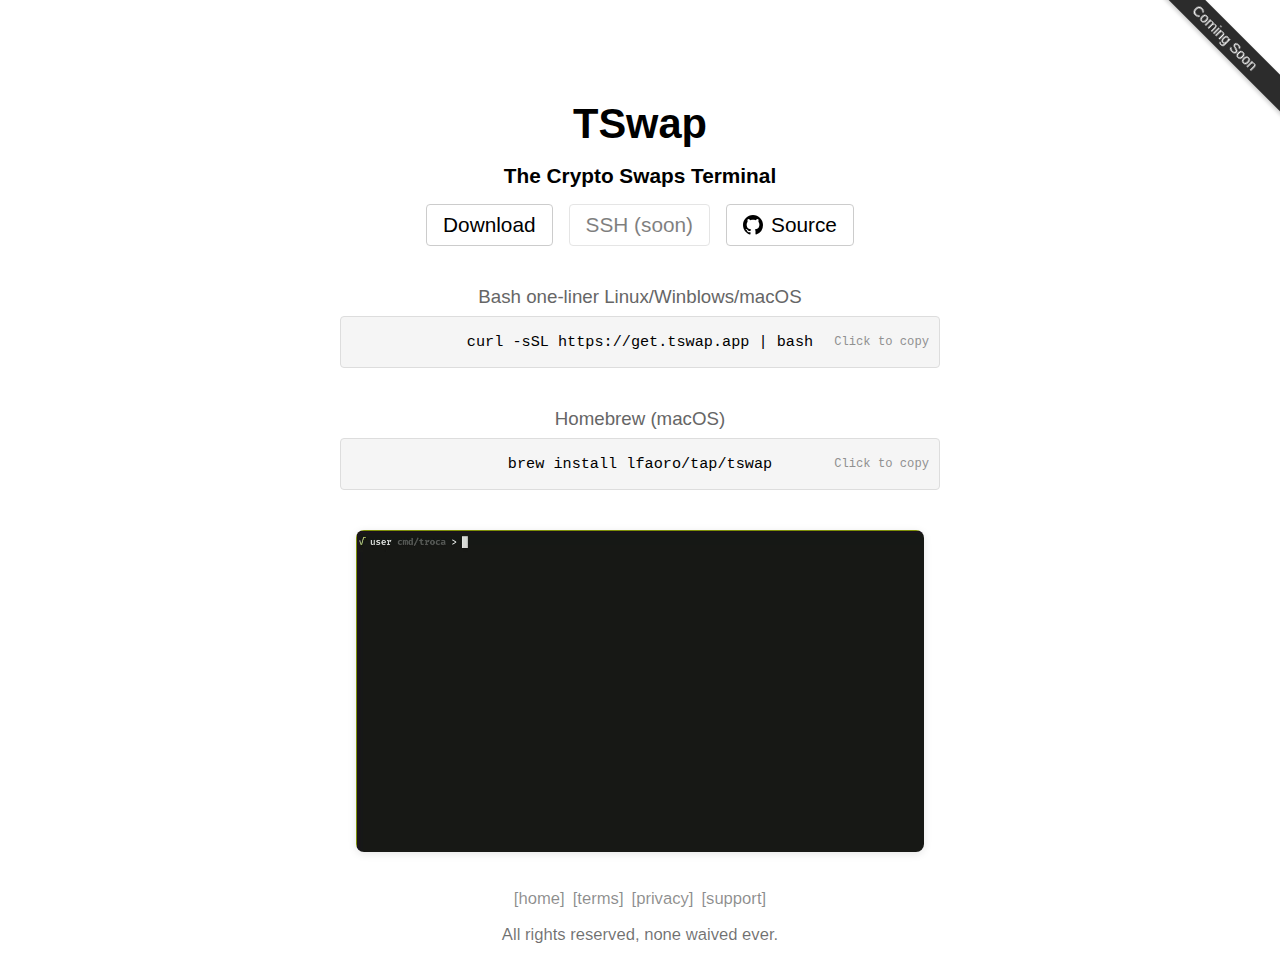
<file: web/index.html>
<!DOCTYPE html>
<html lang="en">

<head>
  <meta charset="UTF-8">
  <meta name="viewport" content="width=device-width, initial-scale=1.0">
  <meta name="robots" content="index, follow">

  <title>TSwap | The Crypto Swaps Terminal</title>

  <meta name="description" content="The Crypto Swaps Terminal">
  <meta name="author" content="Leonardo Faoro">
  <meta name="copyright" content="Leonardo Faoro. All rights reserved, none waived ever.">

  <link rel="canonical" href="https://tswap.app">
  <link rel="manifest" href="src/manifest.json">

  <!-- Open Graph Tags -->
  <meta property="og:title" content="TSwap | The Crypto Swaps Terminal">
  <meta property="og:description" content="The Crypto Swaps Terminal">
  <meta property="og:image" content="https://tswap.app/assets/troca_logo.jpg">
  <meta property="og:url" content="https://tswap.app">
  <meta property="og:type" content="website">

  <!-- Twitter Card Tags -->
  <meta name="twitter:card" content="summary">
  <meta name="twitter:title" content="TSwap | The Crypto Swaps Terminal">
  <meta name="twitter:description" content="The Crypto Swaps Terminal">
  <meta name="twitter:image" content="https://tswap.app/assets/tswap_logo.png">

  <link rel="icon" href="assets/favicon.png">
  <link rel="stylesheet" href="src/style.css">

  <script src="src/htmx.min.js"></script>
  <script src="src/hyperscript.min.js"></script>
</head>

<body>
  <div class="corner-ribbon">Coming Soon</div>
  <div class="content-wrapper">
    <h1>TSwap</h1>
    <h4 _="
    on pointerdown
      repeat 21 times
        set rand to Math.random() * 360
        transition *color
          to `hsl(${rand} 100% 70%)`
          over 254ms
      end
      settle
      transition *color
        to `hsl(0, 0%, 0%)`
      ">The Crypto Swaps Terminal</h4>

    <div class="buttons">
      <a href="https://github.com/lfaoro/tswap/releases/latest" class="button">Download</a>
      <a href="#" class="button disabled">SSH (soon)</a>
      <a href="https://github.com/lfaoro/tswap" class="button">
        <svg height="20" width="20" viewBox="0 0 16 16">
          <path fill="currentColor"
            d="M8 0C3.58 0 0 3.58 0 8c0 3.54 2.29 6.53 5.47 7.59.4.07.55-.17.55-.38 0-.19-.01-.82-.01-1.49-2.01.37-2.53-.49-2.69-.94-.09-.23-.48-.94-.82-1.13-.28-.15-.68-.52-.01-.53.63-.01 1.08.58 1.23.82.72 1.21 1.87.87 2.33.66.07-.52.28-.87.51-1.07-1.78-.2-3.64-.89-3.64-3.95 0-.87.31-1.59.82-2.15-.08-.2-.36-1.02.08-2.12 0 0 .67-.21 2.2.82.64-.18 1.32-.27 2-.27.68 0 1.36.09 2 .27 1.53-1.04 2.2-.82 2.2-.82.44 1.1.16 1.92.08 2.12.51.56.82 1.27.82 2.15 0 3.07-1.87 3.75-3.65 3.95.29.25.54.73.54 1.48 0 1.07-.01 1.93-.01 2.2 0 .21.15.46.55.38A8.013 8.013 0 0016 8c0-4.42-3.58-8-8-8z">
          </path>
        </svg>
        Source
      </a>
    </div>

    <div class="code-section">
      <div class="code-title">Bash one-liner Linux/Winblows/macOS</div>
      <code class="code-block" onclick="copyToClipboard(this)">curl -sSL https://get.tswap.app | bash</code>
    </div>

    <div class="code-section">
      <div class="code-title">Homebrew (macOS)</div>
      <code class="code-block" onclick="copyToClipboard(this)">brew install lfaoro/tap/tswap</code>
    </div>

    <div class="video-container">
      <video autoplay loop muted playsinline class="demo-video" onclick="openVideoModal()">
        <source src="asset/demo.mp4" type="video/mp4">
        Your browser does not support the video tag.
      </video>
    </div>

    <!-- Add modal container -->
    <div id="videoModal" class="modal" onclick="closeVideoModal()">
      <video id="modalVideo" controls class="modal-content">
        <source src="asset/demo.mp4" type="video/mp4">
        Your browser does not support the video tag.
      </video>
    </div>
  </div>

  <div class="footer-container">
    <div id="bottom-nav"></div>
    <footer>
      All rights reserved, none waived
      ever.
    </footer>
  </div>

  <script src="src/js/components.js"></script>
  <script>
    function copyToClipboard(element) {
      navigator.clipboard.writeText(element.textContent).then(() => {
        element.classList.add('copied');
        setTimeout(() => {
          element.classList.remove('copied');
        }, 1000);
      });
    }
    loadComponent('bottom-nav', 'src/components/bottom-nav.html');

    // Add modal functionality
    function openVideoModal() {
      const modal = document.getElementById('videoModal');
      const modalVideo = document.getElementById('modalVideo');
      modal.style.display = 'flex';
      modalVideo.play();
    }

    function closeVideoModal() {
      const modal = document.getElementById('videoModal');
      const modalVideo = document.getElementById('modalVideo');
      modal.style.display = 'none';
      modalVideo.pause();
    }
  </script>

</body>

</html>
</file>
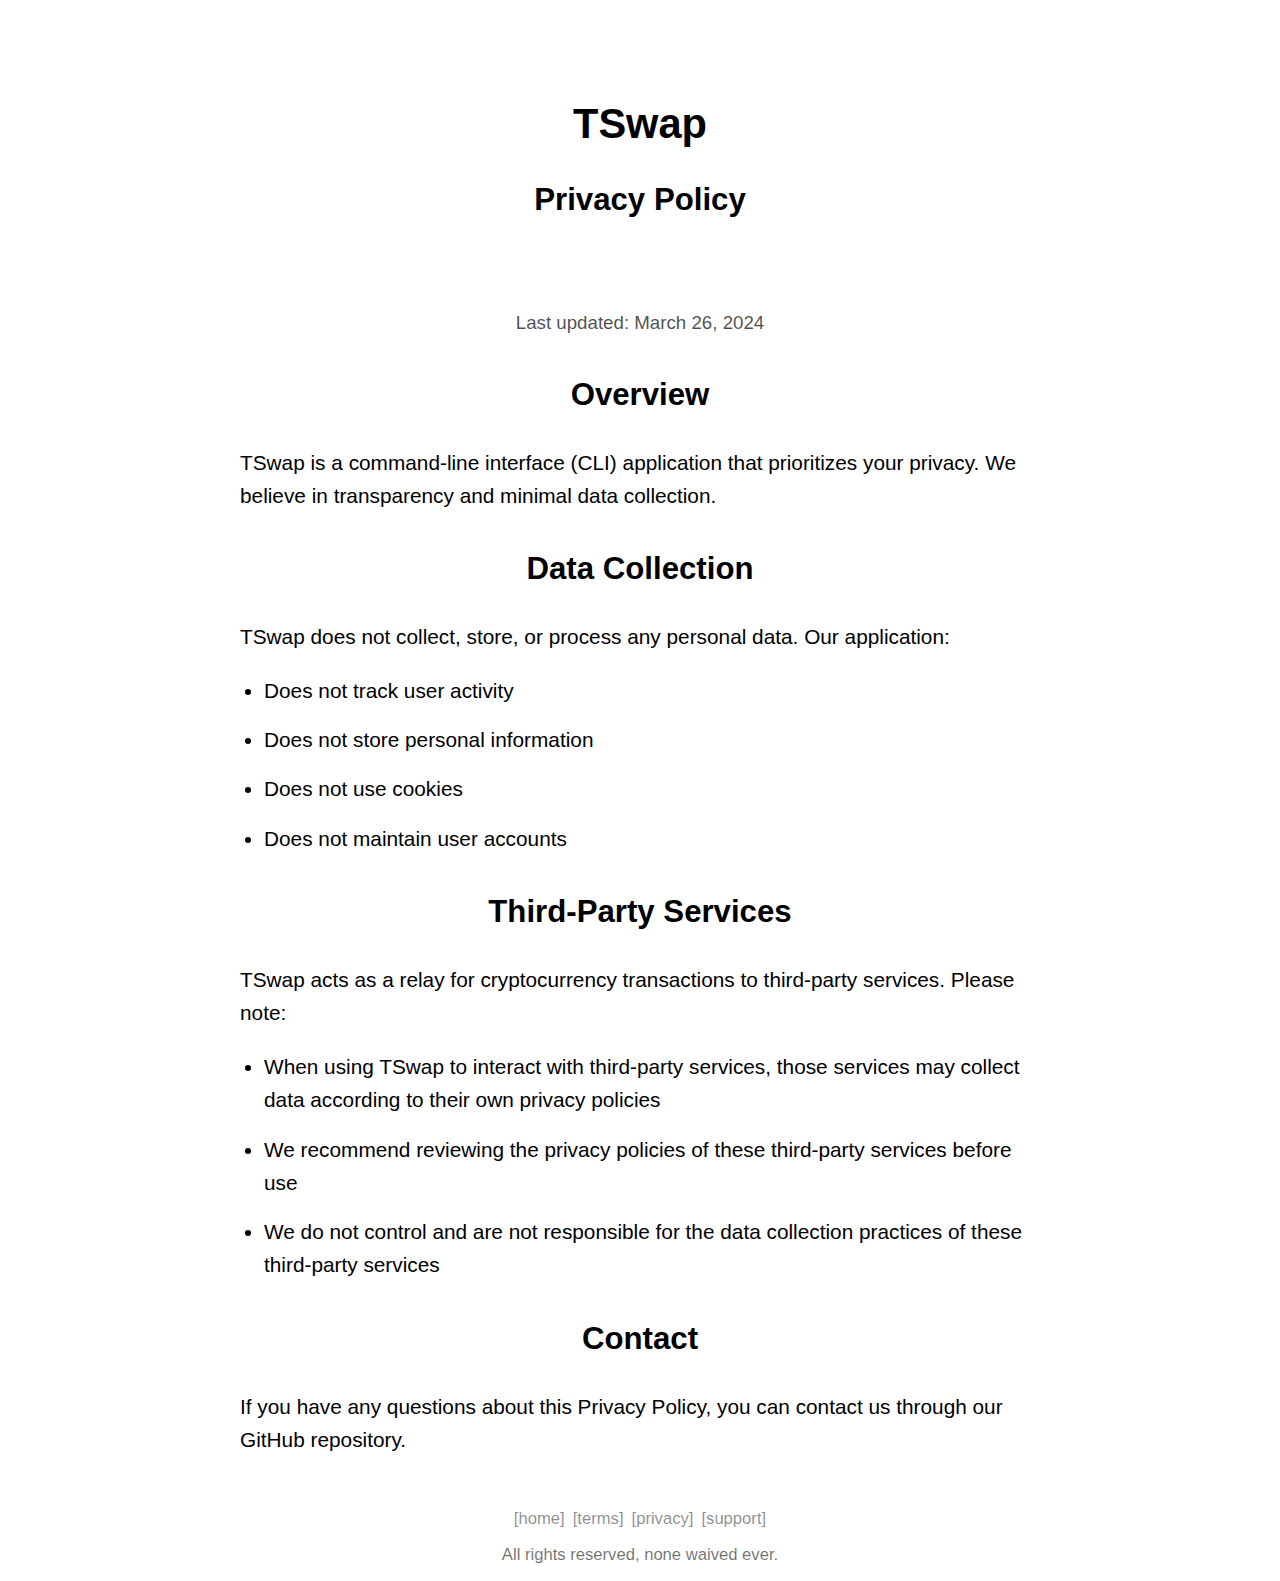
<file: web/privacy.html>
<!DOCTYPE html>
<html lang="en">
<head>
    <meta charset="UTF-8">
    <meta name="viewport" content="width=device-width, initial-scale=1.0">
    <title>Privacy - TSwap | The Crypto Swap CLI</title>
    <link rel="stylesheet" href="src/style.css">
    <style>
        .terms-content {
            max-width: 800px;
            margin: 2rem auto;
            padding: 0 2rem;
            line-height: 1.6;
        }
        
        .terms-content h2 {
            margin-top: 2rem;
            text-align: center;
        }
        
        .terms-content ul {
            padding-left: 1.5rem;
        }
        
        .terms-content li {
            margin-bottom: 1rem;
        }
        
        .last-updated {
            text-align: center;
            color: rgba(0, 0, 0, 0.7);
            font-size: 0.9em;
            margin: 2rem 0;
        }
    </style>
</head>
<body>
    <div class="content-wrapper">
        <h1>TSwap</h1>
        <h2>Privacy Policy</h2>

        <div class="terms-content">
            <p class="last-updated">Last updated: March 26, 2024</p>

            <section>
                <h2>Overview</h2>
                <p>TSwap is a command-line interface (CLI) application that prioritizes your privacy. We believe in transparency and minimal data collection.</p>
            </section>

            <section>
                <h2>Data Collection</h2>
                <p>TSwap does not collect, store, or process any personal data. Our application:</p>
                <ul>
                    <li>Does not track user activity</li>
                    <li>Does not store personal information</li>
                    <li>Does not use cookies</li>
                    <li>Does not maintain user accounts</li>
                </ul>
            </section>

            <section>
                <h2>Third-Party Services</h2>
                <p>TSwap acts as a relay for cryptocurrency transactions to third-party services. Please note:</p>
                <ul>
                    <li>When using TSwap to interact with third-party services, those services may collect data according to their own privacy policies</li>
                    <li>We recommend reviewing the privacy policies of these third-party services before use</li>
                    <li>We do not control and are not responsible for the data collection practices of these third-party services</li>
                </ul>
            </section>

            <section>
                <h2>Contact</h2>
                <p>If you have any questions about this Privacy Policy, you can contact us through our <a href="https://github.com/lfaoro/tswap">GitHub repository</a>.</p>
            </section>
        </div>
    </div>

    <div class="footer-container">
        <div id="bottom-nav"></div>
        <footer>
             All rights reserved, none waived ever.
        </footer>
    </div>
    <script src="src/js/components.js"></script>
    <script>
        loadComponent('bottom-nav', 'src/components/bottom-nav.html');
    </script>
</body>
</html>
</file>
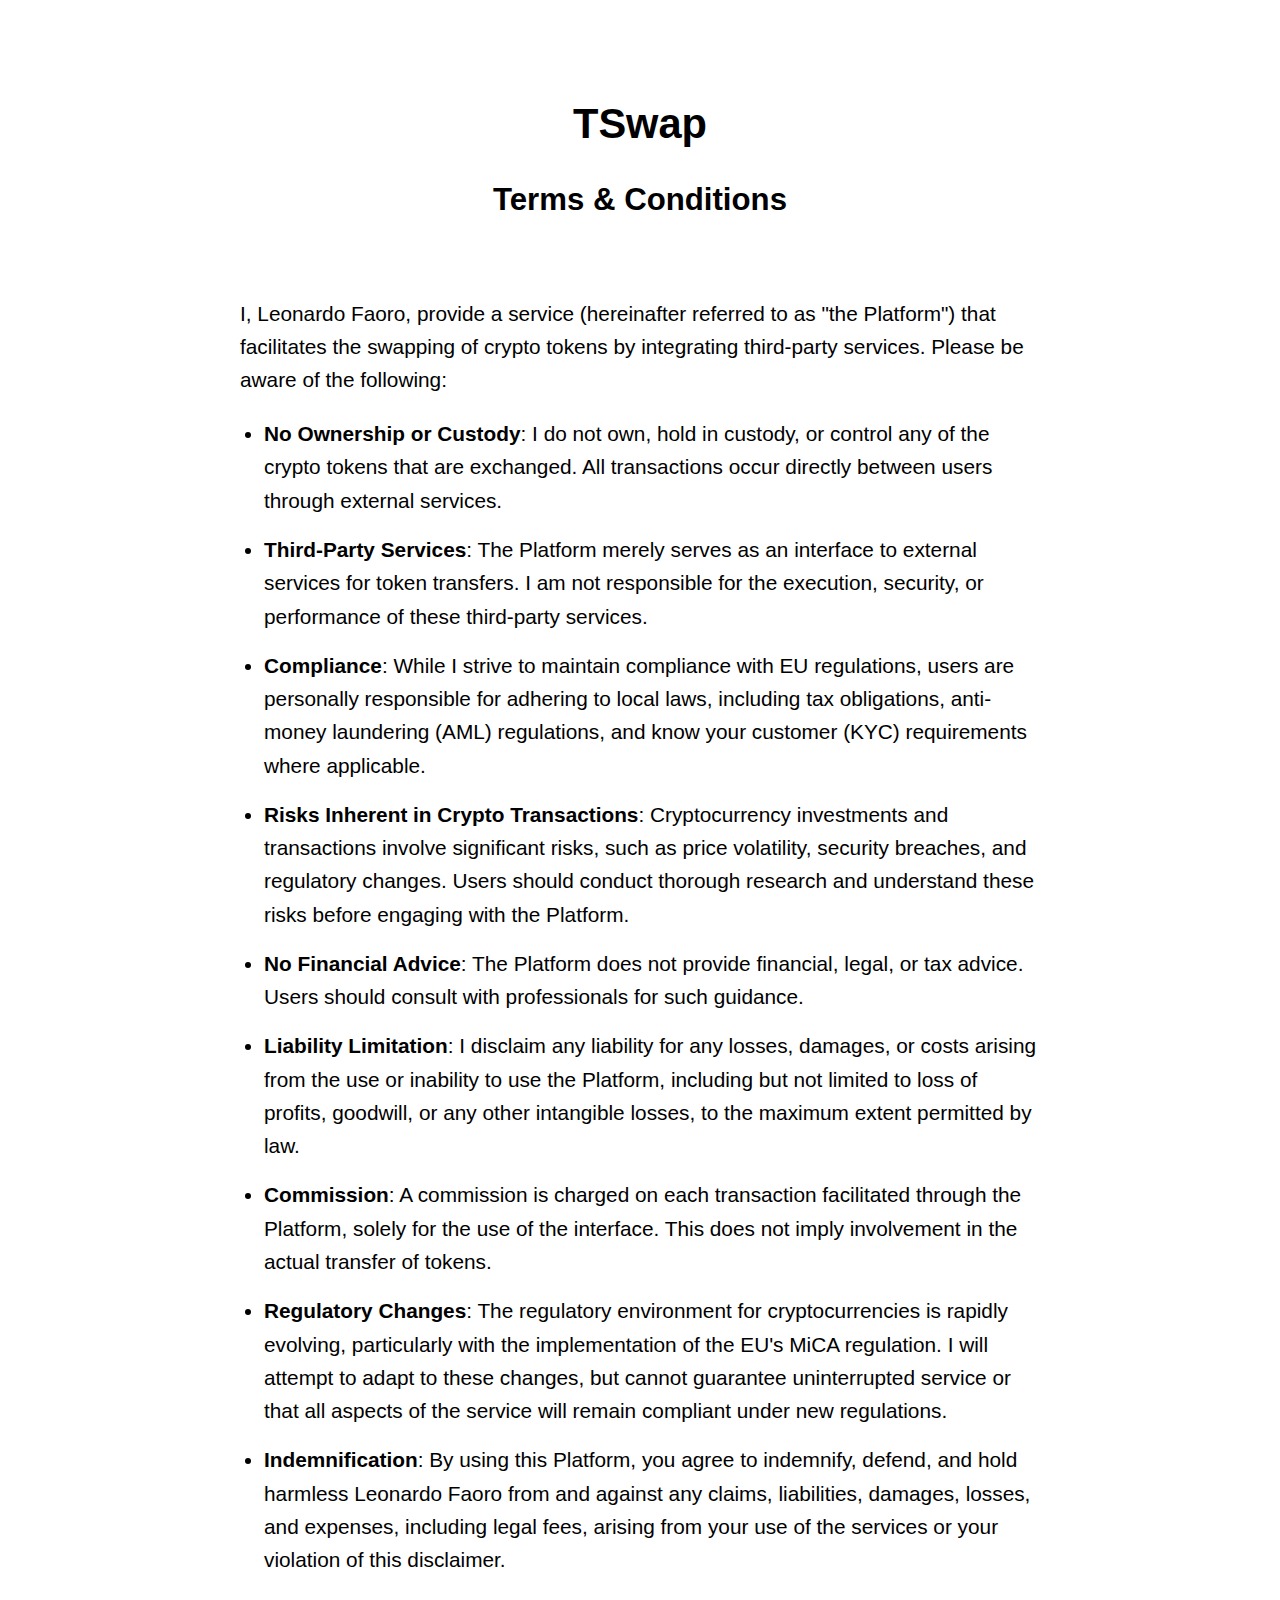
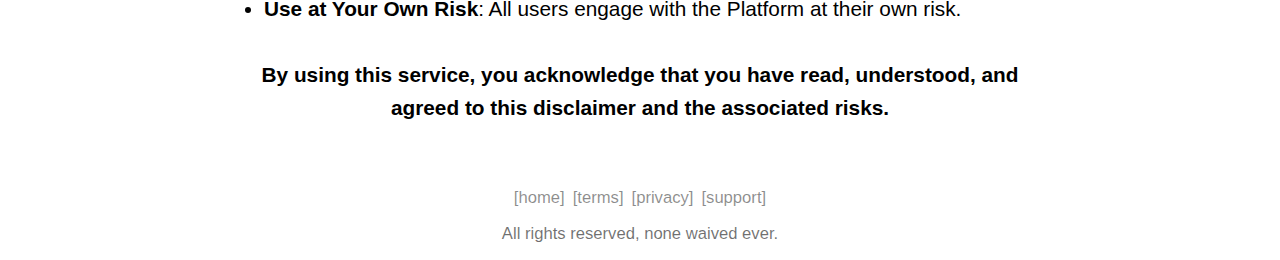
<file: web/terms.html>
<!DOCTYPE html>
<html lang="en">
<head>
    <meta charset="UTF-8">
    <meta name="viewport" content="width=device-width, initial-scale=1.0">
    <title>Terms - TSwap | The Crypto Swap CLI</title>
    <link rel="stylesheet" href="src/style.css">
    <style>
        .terms-content {
            max-width: 800px;
            margin: 2rem auto;
            padding: 0 2rem;
            line-height: 1.6;
        }
        
        .terms-content h2 {
            margin-top: 2rem;
            text-align: center;
        }
        
        .terms-content ul {
            padding-left: 1.5rem;
        }
        
        .terms-content li {
            margin-bottom: 1rem;
        }
        
        .terms-footer {
            font-weight: bold;
            margin: 2rem 0;
            text-align: center;
        }
    </style>
</head>
<body>
    <div class="content-wrapper">
        <h1>TSwap</h1>
        <h2>Terms & Conditions</h2>

        <div class="terms-content">
            <p>I, Leonardo Faoro, provide a service (hereinafter referred to as "the Platform") that facilitates the swapping of crypto tokens by integrating third-party services. Please be aware of the following:</p>

            <ul>
                <li><strong>No Ownership or Custody</strong>: I do not own, hold in custody, or control any of the crypto tokens that are exchanged. All transactions occur directly between users through external services.</li>
                
                <li><strong>Third-Party Services</strong>: The Platform merely serves as an interface to external services for token transfers. I am not responsible for the execution, security, or performance of these third-party services.</li>
                
                <li><strong>Compliance</strong>: While I strive to maintain compliance with EU regulations, users are personally responsible for adhering to local laws, including tax obligations, anti-money laundering (AML) regulations, and know your customer (KYC) requirements where applicable.</li>
                
                <li><strong>Risks Inherent in Crypto Transactions</strong>: Cryptocurrency investments and transactions involve significant risks, such as price volatility, security breaches, and regulatory changes. Users should conduct thorough research and understand these risks before engaging with the Platform.</li>
                
                <li><strong>No Financial Advice</strong>: The Platform does not provide financial, legal, or tax advice. Users should consult with professionals for such guidance.</li>
                
                <li><strong>Liability Limitation</strong>: I disclaim any liability for any losses, damages, or costs arising from the use or inability to use the Platform, including but not limited to loss of profits, goodwill, or any other intangible losses, to the maximum extent permitted by law.</li>
                
                <li><strong>Commission</strong>: A commission is charged on each transaction facilitated through the Platform, solely for the use of the interface. This does not imply involvement in the actual transfer of tokens.</li>
                
                <li><strong>Regulatory Changes</strong>: The regulatory environment for cryptocurrencies is rapidly evolving, particularly with the implementation of the EU's MiCA regulation. I will attempt to adapt to these changes, but cannot guarantee uninterrupted service or that all aspects of the service will remain compliant under new regulations.</li>
                
                <li><strong>Indemnification</strong>: By using this Platform, you agree to indemnify, defend, and hold harmless Leonardo Faoro from and against any claims, liabilities, damages, losses, and expenses, including legal fees, arising from your use of the services or your violation of this disclaimer.</li>
                
                <li><strong>Use at Your Own Risk</strong>: All users engage with the Platform at their own risk.</li>
            </ul>

            <p class="terms-footer">By using this service, you acknowledge that you have read, understood, and agreed to this disclaimer and the associated risks.</p>
        </div>
    </div>

    <div class="footer-container">
        <div id="bottom-nav"></div>
        <footer>
                All rights reserved, none waived ever.
        </footer>
    </div>
    <script src="src/js/components.js"></script>
    <script>
        loadComponent('bottom-nav', 'src/components/bottom-nav.html');
    </script>
</body>
</html>
</file>
<file: web/src/style.css>
body {
  display: flex;
  flex-direction: column;
  min-height: 100vh;
  width: 100%;
  margin: 0;
  padding: 0;
  align-items: center;
  font-family: Arial, sans-serif;
  font-size: 130%;
  overflow-x: hidden;
  position: relative;
}

a {
  color: black;
  text-decoration: none;

}

a:hover {
  text-decoration: underline;
}

h1 {
  margin-top: 100px;
  margin-bottom: 0.5rem;
  text-align: center;
}

h3 {
  text-align: center;
}

h4 {
  text-align: center;
  margin: 0.5rem 0;
}

footer {
  margin-top: auto;
  font-size: 0.8em;
  text-align: center;
  padding: 1rem;
  width: 100%;
  box-sizing: border-box;
  word-wrap: break-word;
  max-width: 100%;
  color: rgba(0, 0, 0, 0.56);
}

.buttons {
  display: flex;
  gap: 1rem;
  justify-content: center;
  margin: 0.5rem 0;
  padding: 0 1rem;
}

.button {
  display: inline-flex;
  align-items: center;
  gap: 0.5rem;
  padding: 0.5rem 1rem;
  border: 1px solid #ccc;
  border-radius: 4px;
  text-decoration: none;
  color: inherit;
  transition: all 0.2s;
}

.button:hover {
  background-color: #f0f0f0;
}

.button.disabled {
  opacity: 0.5;
  cursor: not-allowed;
}

.button svg {
  vertical-align: middle;
}

.code-section {
  margin: 2rem 0 0.5rem 0;
  text-align: center;
  width: 80%;
  max-width: 600px;
}

.code-title {
  font-size: 0.9em;
  margin-bottom: 0.5rem;
  color: #666;
}

.code-block {
  display: block;
  background-color: #f5f5f5;
  padding: 1rem;
  border-radius: 4px;
  font-family: monospace;
  font-size: 0.9em;
  overflow-x: auto;
  white-space: nowrap;
  border: 1px solid #ddd;
  cursor: pointer;
  position: relative;
  transition: background-color 0.2s ease;
}

.code-block:hover {
  background-color: #eaeaea;
}

.code-block.copied {
  background-color: #e0ffe0;
}

.code-block::after {
  content: 'Click to copy';
  position: absolute;
  right: 10px;
  top: 50%;
  transform: translateY(-50%);
  font-size: 0.8em;
  color: #666;
  opacity: 0.7;
}

.code-block.copied::after {
  content: 'Copied!';
  color: #28a745;
}

.bottom-nav {
  text-align: center;
  display: flex;
  gap: 0.5rem;
  justify-content: center;
  align-items: center;
  padding: 0 1rem;
  font-size: 0.8em;
  box-sizing: border-box;
  max-width: 100%;
  color: rgba(0, 0, 0, 0.56);
}

.nav-link {
  color: inherit;
  text-decoration: none;
  opacity: 0.8;
}

.nav-link::before {
  content: '[';
}

.nav-link::after {
  content: ']';
}

.nav-link:hover {
  text-decoration: underline;
}

.content-wrapper {
  display: flex;
  flex-direction: column;
  align-items: center;
  width: 100%;
  flex: 1;
}

.footer-container {
  width: 100%;
  margin-top: auto;
  box-sizing: border-box;
  max-width: 100%;
}

.video-container {
  width: 80%;  /* Match code-section width */
  max-width: 600px;
  margin: 2rem auto;
  padding: 0 1rem;
  box-sizing: border-box;
}

.demo-video {
  width: 100%;
  height: auto;
  border-radius: 8px;
  box-shadow: 0 2px 8px rgba(0, 0, 0, 0.1);
  max-width: 100%;  /* Ensure video doesn't overflow container */
}

/* Add media query for mobile devices */
@media (max-width: 600px) {
  body {
    font-size: 110%;
    overflow-x: hidden;
    min-height: 100vh;
    display: flex;
    flex-direction: column;
  }

  .buttons {
    flex-direction: column;
    width: 80%;
    max-width: 300px;
    align-items: center;
    margin: 2rem auto;
  }

  .button {
    width: 100%;
    justify-content: center;
    text-align: center;
  }

  .code-section {
    width: 90%;
    margin: 0.5rem auto;
  }

  .code-block {
    font-size: 0.85em;
    padding: 0.75rem 3.5rem 0.75rem 0.75rem;
    overflow-x: scroll;
    -webkit-overflow-scrolling: touch;
  }

  .code-title {
    font-size: 0.85em;
  }

  footer {
    font-size: 0.75em;
    margin-top: auto;
    padding: 0.5rem;
    word-wrap: break-word;
    max-width: 100%;
    line-height: 1.4;
  }

  .code-block::after {
    font-size: 0.75em;
    right: 5px;
    width: 3rem;
    text-align: center;
    white-space: normal;
    line-height: 1.2;
  }

  .bottom-nav {
    flex-direction: row;
    flex-wrap: wrap;
    justify-content: center;
    width: 100%;
    margin: 0 auto;
    padding: 0 0.5rem 0.5rem;
    font-size: 0.75em;
    box-sizing: border-box;
  }

  .video-container {
    width: 90%;  /* Match code-section width on mobile */
    padding: 0;
  }
}

/* Add scaling for larger screens */
@media (min-width: 1440px) {
  body {
    font-size: 150%;
  }

  .code-section {
    max-width: 800px;
  }

  .video-container {
    max-width: 800px;
  }
}

@media (min-width: 1920px) {
  body {
    font-size: 170%;
  }

  .code-section {
    max-width: 1000px;
  }

  .video-container {
    max-width: 1000px;
  }
}

@media (min-width: 2560px) {
  body {
    font-size: 200%;
  }

  .code-section {
    max-width: 1200px;
  }

  .video-container {
    max-width: 1200px;
  }

  .corner-ribbon {
    font-size: 18px;
    width: 250px;
    right: -60px;
    top: 40px;
  }
}

.corner-ribbon {
  position: fixed;
  top: 25px;
  right: -50px;
  width: 200px;
  background-color: #2c2c2c;
  color: #fff;
  text-align: center;
  transform: rotate(45deg);
  padding: 5px;
  font-size: 14px;
  z-index: 100;
  box-shadow: 0 2px 4px rgba(0,0,0,0.2);
}

.modal {
  display: none;
  position: fixed;
  top: 0;
  left: 0;
  width: 100%;
  height: 100%;
  background-color: rgba(0, 0, 0, 0.9);
  justify-content: center;
  align-items: center;
  z-index: 1000;
}

.modal-content {
  max-width: 90vw;
  max-height: 90vh;
  width: auto;
  height: auto;
}

.demo-video {
  cursor: pointer;
}
</file>
